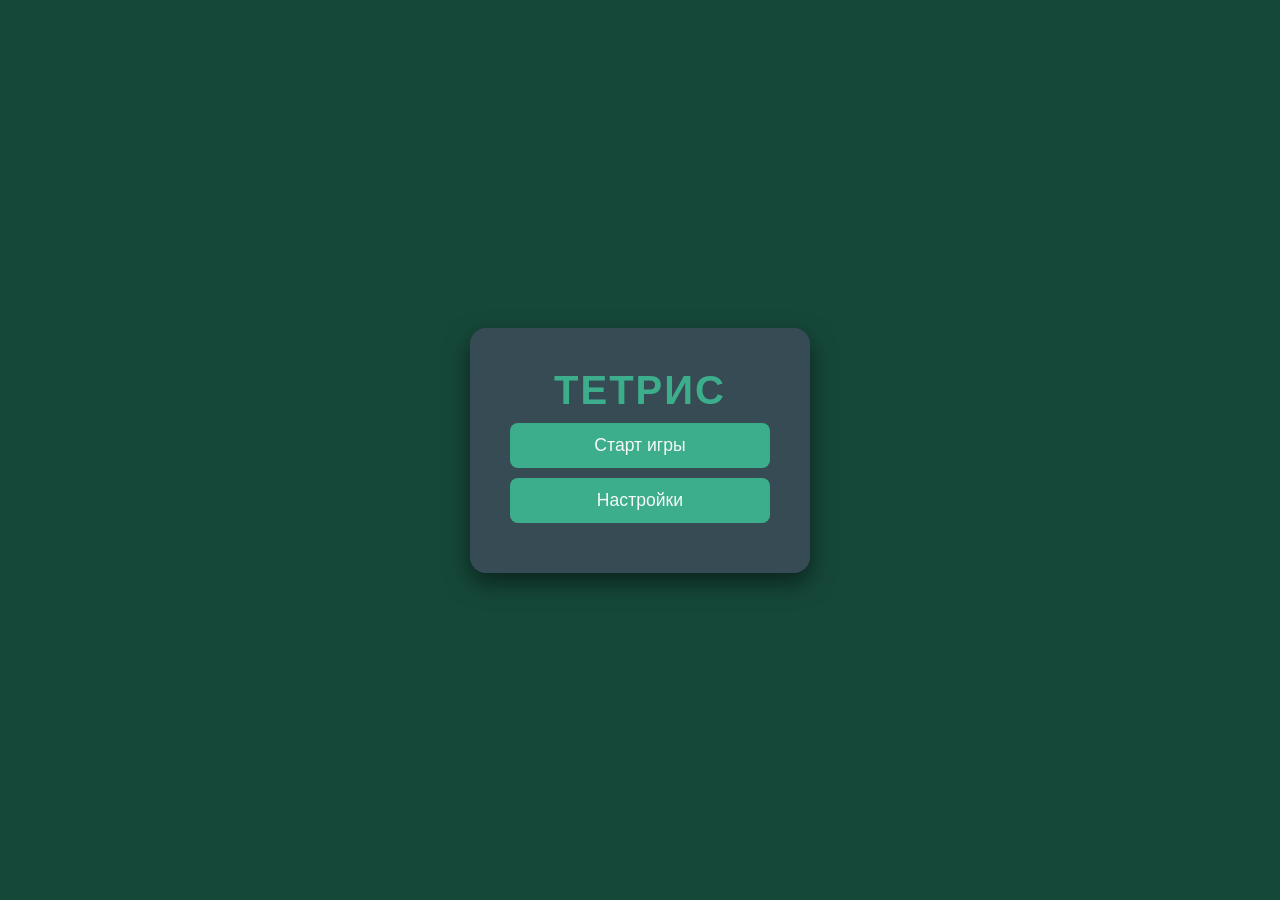
<file: index.html>
<!DOCTYPE html>
<html lang="ru">
<head>
    <meta charset="UTF-8">
    <title>Тетрис</title>
    <link rel="stylesheet" href="style.css">
</head>
<body>

    <div id="screen-start" class="screen active">
        <div class="menu-card">
            <h1 class="logo">ТЕТРИС</h1>
            <button class="btn" id="btn-start-game">Старт игры</button>
            <button class="btn" id="btn-open-settings">Настройки</button>
        </div>
    </div>

    <div id="screen-game" class="screen">
        <div class="game-container">
            <div class="triangle-wrapper">
                <div class="tetris-triangle-grid" id="tetris-board"></div>
            </div>
            <div class="side-panel">
                <div>
                    <div class="info-box">
                        <h3>СЧЕТ</h3>
                        <span id="score-display">0</span>
                    </div>
                    <div class="info-box">
                        <h3>СЛЕДУЮЩАЯ</h3>
                        <div class="next-grid" id="next-piece-grid"></div>
                    </div>
                </div>
                <div class="touch-controls">
                    <button class="btn-touch" id="btn-left">◀</button>
                    <button class="btn-touch" id="btn-rotate">↻</button>
                    <button class="btn-touch" id="btn-right">▶</button>
                    <button class="btn-touch btn-down" id="btn-down">▼</button>
                </div>

                <button class="btn-small" id="btn-exit-game">Выйти</button>
            </div>
        </div>
    </div>

    <div id="screen-settings" class="screen">
        <div class="settings-card">
            <h2>Настройки</h2>
            <div class="setting-group">
                <label for="difficulty">Сложность (Скорость):</label>
                <select id="difficulty">
                    <option value="easy" selected>Легкая</option>
                    <option value="medium">Средняя</option>
                    <option value="hard">Высокая</option>
                </select>
            </div>
            <button class="btn-back" id="btn-settings-back">Назад в меню</button>
        </div>
    </div>

    <div id="screen-gameover" class="screen">
        <div class="modal-card">
            <h1 class="gameover-title">GAME OVER</h1>
            <div class="score-info">
                Вы набрали: <span id="final-score">0</span> очков
            </div>
            <button class="btn" id="btn-restart">Играть снова</button>
            <button class="btn" id="btn-gameover-menu">В меню</button>
        </div>
    </div>

    <script src="game.js"></script>
</body>
</html>
</file>
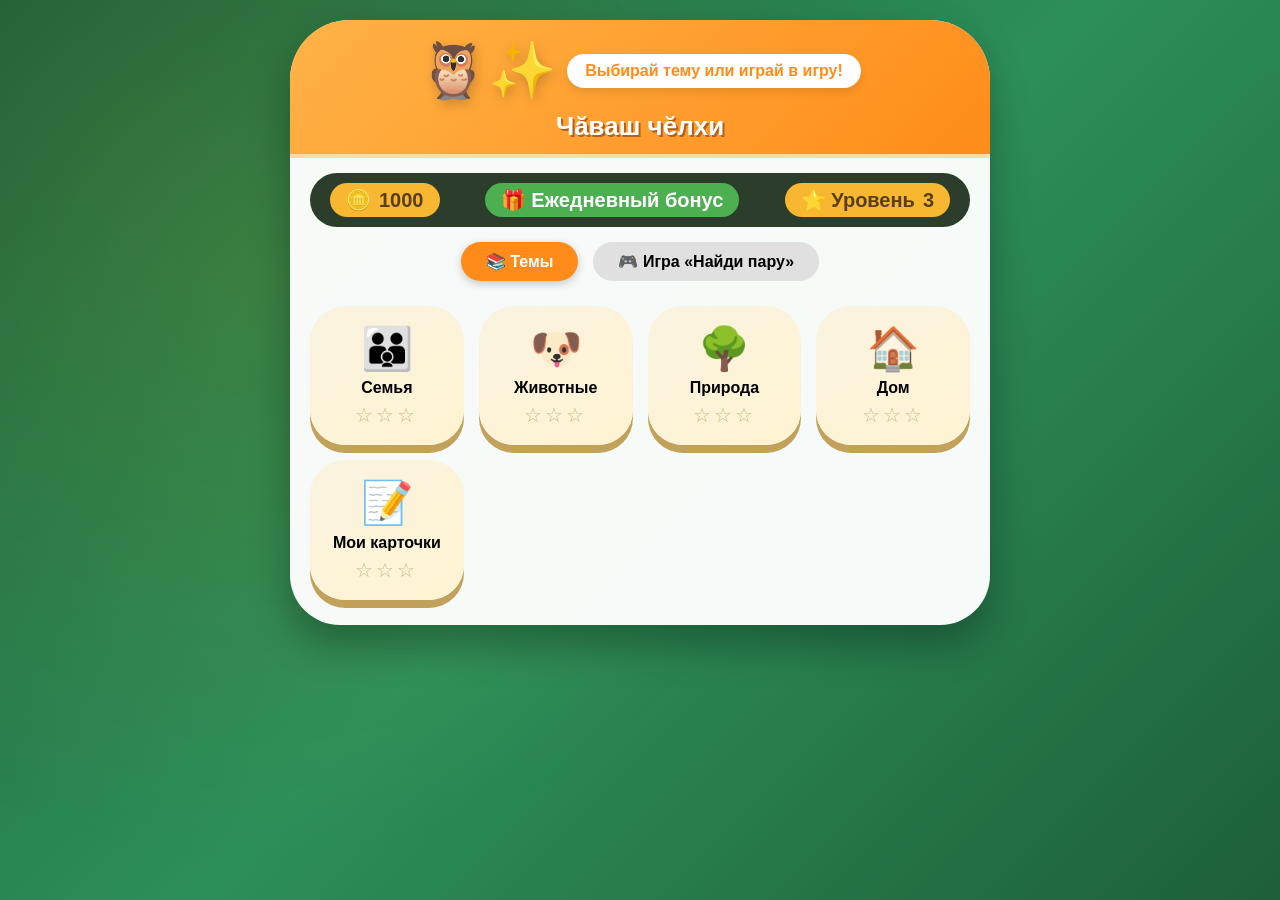
<file: proect_fixed.html>
<!DOCTYPE html>
<html lang="ru">
<head>
<meta charset="UTF-8">
<meta name="viewport" content="width=device-width, initial-scale=1.0, viewport-fit=cover">
<title>Чăваш чĕлхи — Учим чувашский с совёнком</title>
<style>
* {
    margin: 0;
    padding: 0;
    box-sizing: border-box;
    -webkit-tap-highlight-color: transparent;
}

html {
    -webkit-text-size-adjust: 100%;
}

body {
    min-height: 100vh;
    min-height: 100dvh;
    background: linear-gradient(135deg, #1e5f3a 0%, #2d8f5a 50%, #1e5f3a 100%);
    background-attachment: fixed;
    font-family: 'Segoe UI', 'Comic Neue', 'Comic Sans MS', 'Chalkboard SE', cursive, sans-serif;
    padding: 20px;
    padding-left: max(20px, env(safe-area-inset-left));
    padding-right: max(20px, env(safe-area-inset-right));
    padding-bottom: max(20px, env(safe-area-inset-bottom));
    position: relative;
}

body::before {
    content: '';
    position: fixed;
    top: 0;
    left: 0;
    width: 100%;
    height: 100%;
    background: radial-gradient(circle at 20% 30%, rgba(255,215,0,0.1) 0%, transparent 50%);
    pointer-events: none;
    z-index: 0;
}

.container {
    max-width: 700px;
    width: 100%;
    margin: 0 auto;
    background: rgba(255,255,255,0.96);
    border-radius: 60px 60px 50px 50px;
    box-shadow: 0 20px 40px rgba(0,0,0,0.3);
    overflow: hidden;
    position: relative;
    z-index: 1;
}

.header {
    background: linear-gradient(135deg, #ffb347 0%, #ff8c1a 100%);
    padding: 18px 25px 12px;
    text-align: center;
    border-bottom: 4px solid #ffdd99;
}

.owl {
    display: flex;
    justify-content: center;
    align-items: center;
    gap: 10px;
    flex-wrap: wrap;
}

.owl-emoji {
    font-size: 55px;
    filter: drop-shadow(2px 4px 6px rgba(0,0,0,0.2));
    animation: bounce 2s ease infinite;
}

@keyframes bounce {
    0%, 100% { transform: translateY(0); }
    50% { transform: translateY(-8px); }
}

.owl-speech {
    background: white;
    padding: 8px 18px;
    border-radius: 40px;
    font-size: 16px;
    font-weight: bold;
    color: #ff8c1a;
    box-shadow: 0 4px 8px rgba(0,0,0,0.1);
    max-width: 100%;
}

.header h1 {
    font-size: 26px;
    color: white;
    text-shadow: 2px 2px 0 #b45f1b;
    margin-top: 8px;
}

.score-panel {
    background: #2c3e2b;
    margin: 15px 20px;
    padding: 10px 20px;
    border-radius: 50px;
    display: flex;
    justify-content: space-between;
    align-items: center;
    color: #ffd966;
    font-weight: bold;
    font-size: 20px;
    flex-wrap: wrap;
    gap: 10px;
}

.coin, .daily, .level {
    background: #f7b731;
    padding: 5px 16px;
    border-radius: 40px;
    color: #5a3e1b;
    display: flex;
    align-items: center;
    gap: 8px;
}

.daily {
    background: #4caf50;
    color: white;
    cursor: pointer;
    user-select: none;
}

.daily:active {
    transform: scale(0.95);
}

.tab-bar {
    display: flex;
    justify-content: center;
    gap: 15px;
    margin: 5px 20px 15px;
    flex-wrap: wrap;
}

.tab-btn {
    background: #e0e0e0;
    border: none;
    padding: 10px 25px;
    border-radius: 40px;
    font-weight: bold;
    cursor: pointer;
    font-size: 16px;
    font-family: inherit;
    transition: 0.2s;
}

.tab-btn.active {
    background: #ff8c1a;
    color: white;
    box-shadow: 0 3px 8px rgba(0,0,0,0.2);
}

.theme-grid {
    display: grid;
    grid-template-columns: repeat(auto-fit, minmax(130px, 1fr));
    gap: 15px;
    padding: 10px 20px 25px;
}

.theme-card {
    background: linear-gradient(145deg, #f9f3e0, #fff3d1);
    border-radius: 35px;
    padding: 18px 8px;
    text-align: center;
    cursor: pointer;
    transition: 0.1s ease;
    box-shadow: 0 8px 0 #c2a15b;
    user-select: none;
}

.theme-card:active {
    transform: translateY(4px);
    box-shadow: 0 4px 0 #c2a15b;
}

.theme-emoji {
    font-size: 42px;
    line-height: 1.2;
}

.stars {
    font-size: 20px;
    letter-spacing: 3px;
    margin-top: 6px;
    color: #f5a623;
}

.stars .star-off {
    color: #c9b88a;
}

/* ИГРОВАЯ ЗОНА */
.game-area {
    padding: 15px 20px 25px;
    animation: fadeIn 0.3s;
}

@keyframes fadeIn {
    from { opacity: 0; transform: scale(0.97);}
    to { opacity: 1; transform: scale(1);}
}

.memory-grid {
    display: grid;
    grid-template-columns: repeat(4, 1fr);
    gap: 12px;
    margin: 20px 0;
}

.memory-card {
    background: linear-gradient(145deg, #ffb347, #ff8c1a);
    aspect-ratio: 1 / 1;
    border-radius: 20px;
    display: flex;
    align-items: center;
    justify-content: center;
    font-size: clamp(12px, 3.6vw, 24px);
    cursor: pointer;
    transition: 0.2s;
    box-shadow: 0 6px 0 #b45f1b;
    transform: scale(1);
    font-weight: bold;
    text-align: center;
    word-break: break-word;
    overflow-wrap: anywhere;
    padding: 4px;
    user-select: none;
}

.memory-card.flipped, .memory-card.matched {
    background: #4caf50;
    color: white;
    transform: scale(0.98);
    box-shadow: 0 2px 0 #2e6b2e;
}

.memory-card.matched {
    background: #2e7d32;
    cursor: default;
    opacity: 0.7;
}

.memory-card:active {
    transform: scale(0.95);
}

.game-stats {
    display: flex;
    justify-content: space-between;
    flex-wrap: wrap;
    gap: 6px;
    font-weight: bold;
    margin: 10px 0;
}

/* Тренажёр */
.trainer {
    padding: 20px;
    animation: slideUp 0.3s ease;
}

@keyframes slideUp {
    from { opacity: 0; transform: translateY(20px);}
    to { opacity: 1; transform: translateY(0);}
}

.mode-toggle {
    display: flex;
    justify-content: center;
    flex-wrap: wrap;
    gap: 12px;
    margin-bottom: 20px;
}

.mode-btn {
    background: #e0e0e0;
    border: none;
    padding: 8px 18px;
    border-radius: 40px;
    font-weight: bold;
    cursor: pointer;
    font-family: inherit;
}

.mode-btn.active {
    background: #ff8c1a;
    color: white;
}

.word-card {
    background: linear-gradient(145deg, #4a90e2, #2c6cb0);
    border-radius: 50px;
    padding: 40px 15px;
    text-align: center;
    font-size: 40px;
    font-weight: bold;
    color: white;
    text-shadow: 3px 3px 0 #1a3f66;
    margin-bottom: 20px;
    word-break: break-word;
    overflow-wrap: anywhere;
}

.progress-bar {
    background: #ddd;
    border-radius: 30px;
    height: 12px;
    margin: 10px 0;
    overflow: hidden;
}

.progress-fill {
    background: linear-gradient(90deg, #ffb347, #ff7e05);
    width: 0%;
    height: 100%;
    transition: width 0.3s;
}

.input-area {
    display: flex;
    gap: 10px;
    margin: 15px 0;
    flex-wrap: wrap;
}

.input-area input {
    flex: 1;
    min-width: 0;
    padding: 14px 18px;
    border: 3px solid #ffcc88;
    border-radius: 50px;
    font-size: 18px; /* >=16px, чтобы iOS не увеличивал страницу при фокусе */
    font-family: inherit;
}

.button-group {
    display: flex;
    flex-wrap: wrap;
    gap: 10px;
    justify-content: center;
    margin: 15px 0;
}

.btn {
    border: none;
    padding: 12px 20px;
    border-radius: 50px;
    font-weight: bold;
    font-size: 15px;
    cursor: pointer;
    font-family: inherit;
    display: inline-flex;
    align-items: center;
    justify-content: center;
    gap: 6px;
}

.btn-check { background: #2ecc71; color: white; box-shadow: 0 3px 0 #1f8f4a; }
.btn-next { background: #3498db; color: white; }
.btn-hint { background: #f39c12; color: white; }
.btn-back { background: #95a5a6; color: white; }

.result {
    background: #f0f0f0;
    border-radius: 30px;
    padding: 10px;
    text-align: center;
    margin: 10px 0;
}

.stats {
    display: flex;
    justify-content: center;
    flex-wrap: wrap;
    gap: 8px 20px;
    margin: 10px 0;
    font-weight: bold;
}

.add-section {
    background: #ffe6c7;
    border-radius: 35px;
    padding: 15px;
    margin-top: 15px;
}

.add-section input {
    width: 100%;
    margin: 6px 0;
    padding: 12px;
    font-size: 16px;
    font-family: inherit;
    border-radius: 30px;
    border: 2px solid #ffb347;
}

.confetti {
    position: fixed;
    width: 10px;
    height: 20px;
    background: gold;
    top: -20px;
    animation: fall linear forwards;
    pointer-events: none;
    z-index: 1000;
}

@keyframes fall {
    to { transform: translateY(100vh) rotate(360deg); opacity: 0;}
}

/* ПЛАНШЕТЫ / ТЕЛЕФОНЫ */
@media (max-width: 600px) {
    body { padding: 8px; }
    .container { border-radius: 32px 32px 28px 28px; }
    .header { padding: 12px 14px 10px; }
    .owl-emoji { font-size: 40px; }
    .owl-speech { font-size: 14px; padding: 6px 14px; }
    .header h1 { font-size: 22px; }
    .score-panel {
        margin: 10px 10px;
        padding: 8px 10px;
        font-size: 15px;
        justify-content: center;
        border-radius: 28px;
        gap: 6px;
    }
    .coin, .daily, .level { padding: 5px 12px; gap: 5px; }
    .tab-bar { margin: 5px 10px 12px; gap: 8px; }
    .tab-btn { padding: 10px 16px; font-size: 14px; flex: 1 1 auto; }
    .theme-grid {
        grid-template-columns: repeat(2, 1fr);
        gap: 12px;
        padding: 6px 12px 20px;
    }
    .theme-card { border-radius: 26px; padding: 14px 6px; }
    .theme-emoji { font-size: 38px; }
    .game-area { padding: 10px 12px 20px; }
    .memory-grid { gap: 7px; margin: 14px 0; }
    .memory-card { border-radius: 14px; box-shadow: 0 4px 0 #b45f1b; }
    .trainer { padding: 12px; }
    .word-card { font-size: 30px; padding: 26px 12px; border-radius: 34px; }
    .mode-btn { padding: 8px 12px; font-size: 13px; flex: 1 1 auto; }
    .btn { padding: 11px 14px; font-size: 14px; flex: 1 1 calc(50% - 10px); }
    .input-area input { padding: 12px 16px; }
    .add-section { border-radius: 26px; }
}

@media (max-width: 360px) {
    .theme-emoji { font-size: 32px; }
    .word-card { font-size: 26px; }
    .memory-card { font-size: 11px; }
}
</style>
</head>
<body>

<div class="container">
    <div class="header">
        <div class="owl">
            <div class="owl-emoji">🦉✨</div>
            <div class="owl-speech" id="owlMessage">Привет! Учим чувашский!</div>
        </div>
        <h1>Чăваш чĕлхи</h1>
    </div>

    <div class="score-panel">
        <div class="coin">🪙 <span id="totalScore">1000</span></div>
        <div class="daily" id="dailyBonusBtn">🎁 Ежедневный бонус</div>
        <div class="level">⭐ Уровень <span id="level">1</span></div>
    </div>

    <div class="tab-bar">
        <button class="tab-btn active" data-tab="themes">📚 Темы</button>
        <button class="tab-btn" data-tab="game">🎮 Игра «Найди пару»</button>
    </div>

    <div id="themesTab">
        <div class="theme-grid" id="themeGrid"></div>
    </div>

    <div id="gameTab" style="display:none;">
        <div class="game-area">
            <div style="text-align:center; margin-bottom:10px;">
                <h3>🃏 Сопоставь чувашское слово с переводом</h3>
            </div>
            <div class="game-stats">
                <span>🎯 Попытки: <span id="gameAttempts">0</span></span>
                <span>✅ Найдено пар: <span id="gameMatched">0</span>/<span id="gameTotalPairs">0</span></span>
            </div>
            <div class="memory-grid" id="memoryGrid"></div>
            <button class="btn" id="resetGameBtn" style="background:#ff9800; color:white; width:100%;">🔄 Новая игра</button>
        </div>
    </div>

    <div id="trainerSection" style="display:none;">
        <div class="trainer">
            <div class="mode-toggle">
                <button class="mode-btn active" data-mode="chuvashToRu">📖 Чăваш → Русский</button>
                <button class="mode-btn" data-mode="ruToChuvash">🔄 Русский → Чăваш</button>
            </div>
            <div class="word-card" id="wordCard">Слово</div>
            <div class="progress-bar"><div class="progress-fill" id="progressFill"></div></div>
            <div class="input-area">
                <input type="text" id="answerInput" placeholder="Напиши перевод..." autocomplete="off" autocapitalize="none" autocorrect="off" spellcheck="false">
            </div>
            <div class="button-group">
                <button class="btn btn-check" id="checkBtn">✅ Проверить</button>
                <button class="btn btn-next" id="nextBtn">➡ Следующее</button>
                <button class="btn btn-hint" id="hintBtn">💡 Подсказка</button>
                <button class="btn btn-back" id="backMenuBtn">🏠 В меню</button>
            </div>
            <div class="result" id="resultMsg">✨ Введи ответ и нажми "Проверить"</div>
            <div class="stats">
                <span>✅ Верно: <span id="correctCount">0</span></span>
                <span>❌ Ошибок: <span id="wrongCount">0</span></span>
                <span>🏆 Тема: <span id="topicProgress">0</span>/<span id="totalWords">0</span></span>
            </div>
            <div class="add-section">
                <h3>📚 Добавить свою карточку</h3>
                <input type="text" id="newChuvash" placeholder="Чувашское слово">
                <input type="text" id="newRussian" placeholder="Перевод на русский">
                <button class="btn" id="addCardBtn" style="background:#ff9800; color:white; width:100%; margin-top:8px;">➕ Добавить в "Мои карточки"</button>
            </div>
        </div>
    </div>
</div>

<script>
// ===================== ДАННЫЕ =====================
// Эмодзи тем заданы здесь и всегда берутся отсюда (старые значения из localStorage не подмешиваются)
const DEFAULT_THEMES = {
    family: { name: "Семья", emoji: "👪", words: [
        {chuvash:"анне", russian:"мама"},{chuvash:"атте", russian:"папа"},{chuvash:"пичче", russian:"брат"},{chuvash:"йамак", russian:"сестра"},
        {chuvash:"кукамай", russian:"бабушка"},{chuvash:"аслашшĕ", russian:"дедушка"},{chuvash:"ывăл", russian:"сын"},{chuvash:"хĕр", russian:"дочь"},
        {chuvash:"кин", russian:"невестка"},{chuvash:"хунь", russian:"зять"}
    ]},
    animals: { name: "Животные", emoji: "🐶", words: [
        {chuvash:"йытӑ", russian:"собака"},{chuvash:"кушак", russian:"кошка"},{chuvash:"кайӑк", russian:"птица"},{chuvash:"упа", russian:"медведь"},
        {chuvash:"мулкач", russian:"заяц"},{chuvash:"кӑшкӑр", russian:"волк"},{chuvash:"тилӗ", russian:"лиса"},{chuvash:"сӑсар", russian:"белка"},
        {chuvash:"лаша", russian:"лошадь"},{chuvash:"ĕне", russian:"корова"},{chuvash:"сурăх", russian:"овца"},{chuvash:"качака", russian:"коза"}
    ]},
    nature: { name: "Природа", emoji: "🌳", words: [
        {chuvash:"хӗвел", russian:"солнце"},{chuvash:"уйӑх", russian:"луна"},{chuvash:"шыв", russian:"вода"},{chuvash:"ҫил", russian:"ветер"},
        {chuvash:"вӑрман", russian:"лес"},{chuvash:"типӑ", russian:"земля"},{chuvash:"ҫумӑр", russian:"дождь"},{chuvash:"юр", russian:"снег"},
        {chuvash:"тӳпе", russian:"небо"},{chuvash:"тăвăл", russian:"звезда"}
    ]},
    home: { name: "Дом", emoji: "🏠", words: [
        {chuvash:"ҫурт", russian:"дом"},{chuvash:"тенкел", russian:"стол"},{chuvash:"пукане", russian:"стул"},{chuvash:"çырма", russian:"кровать"},
        {chuvash:"алăк", russian:"дверь"},{chuvash:"чӳрече", russian:"окно"},{chuvash:"кантăк", russian:"стекло"},{chuvash:"урама", russian:"улица"},
        {chuvash:"пӳлĕм", russian:"комната"},{chuvash:"кăмака", russian:"печь"}
    ]},
    custom: { name: "Мои карточки", emoji: "📝", words: [] }
};

// Загрузка: берём структуру из DEFAULT_THEMES, из сохранения — только звёзды и свои карточки
function loadThemes() {
    let result = JSON.parse(JSON.stringify(DEFAULT_THEMES));
    let saved = null;
    try { saved = JSON.parse(localStorage.getItem("themes")); } catch(e) {}
    for (let key in result) {
        result[key].stars = 0;
        result[key].completed = false;
        if (saved && saved[key]) {
            result[key].stars = Math.max(0, Math.min(3, Number(saved[key].stars) || 0));
            result[key].completed = !!saved[key].completed;
            if (key === "custom" && Array.isArray(saved[key].words)) {
                result[key].words = saved[key].words;
            }
        }
    }
    return result;
}

let themes = loadThemes();

let totalScore = Number(localStorage.getItem("totalScore")) || 1000;
let lastBonusDate = localStorage.getItem("lastBonusDate") || "";
let currentThemeKey = null;
let currentWords = [];
let currentIndex = 0, correctCount = 0, wrongCount = 0, solvedWordsIds = [];
let currentMode = "chuvashToRu";

// Игровые переменные
let gameCards = [];
let gameFlippedIndex = null;
let gameLocked = false;
let gameMatchedPairs = 0;
let gameAttempts = 0;
let gameTotalPairs = 0;

function saveData() {
    try {
        localStorage.setItem("themes", JSON.stringify(themes));
        localStorage.setItem("totalScore", totalScore);
    } catch(e) {}
    updateUIStats();
}

function updateUIStats() {
    document.getElementById("totalScore").innerText = totalScore;
    document.getElementById("level").innerText = Math.floor(totalScore / 500) + 1;
}

// HTML звёздочек: заполненные ★ золотые, пустые ☆ серые
function starsHTML(count) {
    count = Math.max(0, Math.min(3, count || 0));
    let html = "";
    for (let i = 0; i < 3; i++) {
        html += i < count ? "<span>★</span>" : "<span class='star-off'>☆</span>";
    }
    return html;
}

function playSound(type) {
    try {
        let audioCtx = new (window.AudioContext || window.webkitAudioContext)();
        let osc = audioCtx.createOscillator();
        let gain = audioCtx.createGain();
        osc.connect(gain);
        gain.connect(audioCtx.destination);
        osc.type = "sine";
        let now = audioCtx.currentTime;
        if(type === "correct") { osc.frequency.value = 880; gain.gain.value = 0.15; osc.start(); gain.gain.exponentialRampToValueAtTime(0.00001, now+0.4); osc.stop(now+0.4); }
        else if(type === "wrong") { osc.frequency.value = 440; gain.gain.value = 0.12; osc.start(); gain.gain.exponentialRampToValueAtTime(0.00001, now+0.3); osc.stop(now+0.3); }
        else if(type === "match") { osc.frequency.value = 1200; gain.gain.value = 0.1; osc.start(); osc.stop(now+0.2); }
        setTimeout(() => audioCtx.close(), 500);
    } catch(e) {}
}

function showConfetti() {
    for(let i=0;i<60;i++) {
        let c = document.createElement("div");
        c.classList.add("confetti");
        c.style.left = Math.random() * window.innerWidth + "px";
        c.style.backgroundColor = `hsl(${Math.random()*360}, 100%, 60%)`;
        c.style.width = Math.random()*12+5+"px";
        c.style.height = Math.random()*15+8+"px";
        c.style.animationDuration = Math.random()*1.5+0.8+"s";
        document.body.appendChild(c);
        setTimeout(()=>c.remove(), 2000);
    }
}

function setOwlMessage(msg) {
    let owl = document.getElementById("owlMessage");
    if(owl) owl.innerHTML = msg;
}

// Ежедневный бонус
function claimDailyBonus() {
    let today = new Date().toDateString();
    if(lastBonusDate === today) {
        setOwlMessage("Ты уже забирал бонус сегодня! Приходи завтра 🦉");
        return;
    }
    let bonus = 100;
    totalScore += bonus;
    lastBonusDate = today;
    try { localStorage.setItem("lastBonusDate", lastBonusDate); } catch(e) {}
    saveData();
    showConfetti();
    setOwlMessage(`🎉 +${bonus} монет за ежедневный бонус!`);
    playSound("correct");
}

// Обучалка
function loadTheme(key) {
    if(!themes[key].words.length) { alert("Нет слов! Добавь в 'Мои карточки'"); return; }
    currentThemeKey = key;
    currentWords = [...themes[key].words];
    correctCount = 0; wrongCount = 0; solvedWordsIds = [];
    currentIndex = 0;
    document.getElementById("correctCount").innerText = "0";
    document.getElementById("wrongCount").innerText = "0";
    document.getElementById("progressFill").style.width = "0%";
    document.getElementById("topicProgress").innerText = "0";
    document.getElementById("totalWords").innerText = currentWords.length;
    document.getElementById("themesTab").style.display = "none";
    document.getElementById("gameTab").style.display = "none";
    document.getElementById("trainerSection").style.display = "block";
    document.getElementById("resultMsg").innerHTML = '✨ Введи ответ и нажми "Проверить"';
    document.getElementById("resultMsg").style.background = "#f0f0f0";
    displayCurrentWord();
    setOwlMessage(`Учим "${themes[key].name}"!`);
}

function displayCurrentWord() {
    if(!currentWords.length) { document.getElementById("wordCard").innerText = "➕ Добавь слова!"; return; }
    let w = currentWords[currentIndex];
    document.getElementById("wordCard").innerText = (currentMode === "chuvashToRu") ? w.chuvash : w.russian;
}

function checkAnswer() {
    if(!currentThemeKey || !currentWords.length) return;
    let user = document.getElementById("answerInput").value.trim().toLowerCase();
    let cur = currentWords[currentIndex];
    let correctAns = (currentMode === "chuvashToRu") ? cur.russian.toLowerCase() : cur.chuvash.toLowerCase();
    let resDiv = document.getElementById("resultMsg");
    if(user === correctAns) {
        if(!solvedWordsIds.includes(currentIndex)) {
            solvedWordsIds.push(currentIndex);
            totalScore += 10;
            playSound("correct");
            correctCount++;
            setOwlMessage("Молодец! +10 монет! 🎉");
            resDiv.innerHTML = "✅ Верно! +10 очков!";
            resDiv.style.background = "#d4ffd4";
            if(correctCount % 3 === 0) showConfetti();
        } else {
            resDiv.innerHTML = "✅ Верно! (уже выучено)";
            resDiv.style.background = "#d4ffd4";
        }
    } else {
        totalScore = Math.max(0, totalScore - 10);
        playSound("wrong");
        wrongCount++;
        setOwlMessage(`Правильно: ${correctAns}`);
        resDiv.innerHTML = `❌ Неверно! Ответ: "${correctAns}". -10 очков`;
        resDiv.style.background = "#ffe0e0";
    }
    document.getElementById("correctCount").innerText = correctCount;
    document.getElementById("wrongCount").innerText = wrongCount;
    saveData();
    updateProgressAndBonus();
    document.getElementById("answerInput").value = "";
}

// Звёзды зависят от доли выученных слов: 1/3 → ★, 2/3 → ★★, все → ★★★
function updateProgressAndBonus() {
    let total = currentWords.length;
    let solved = solvedWordsIds.length;
    let ratio = total ? solved / total : 0;
    document.getElementById("progressFill").style.width = (ratio * 100) + "%";
    document.getElementById("topicProgress").innerText = solved;

    let earned = ratio >= 1 ? 3 : (ratio >= 2/3 ? 2 : (ratio >= 1/3 ? 1 : 0));
    let theme = themes[currentThemeKey];
    if (earned > (theme.stars || 0)) {
        theme.stars = earned;
        saveData();
    }

    if (solved === total && !theme.completed) {
        theme.completed = true;
        totalScore += 50;
        saveData();
        showConfetti();
        setOwlMessage("Тема пройдена! +50 бонус и 3 звезды! 🏆");
        setTimeout(() => alert(`🎉 Тема "${theme.name}" пройдена! +50 очков!`), 100);
    }
}

function nextWord() {
    if(!currentWords.length) return;
    let newIdx = Math.floor(Math.random() * currentWords.length);
    while(newIdx === currentIndex && currentWords.length>1) newIdx = Math.floor(Math.random() * currentWords.length);
    currentIndex = newIdx;
    displayCurrentWord();
    document.getElementById("answerInput").value = "";
    document.getElementById("resultMsg").innerHTML = "✨ Напиши перевод...";
    document.getElementById("resultMsg").style.background = "#f0f0f0";
}

function hint() {
    if(!currentWords.length) return;
    let w = currentWords[currentIndex];
    let ans = (currentMode === "chuvashToRu") ? w.russian : w.chuvash;
    let short = ans.substring(0,2)+"…";
    setOwlMessage(`Подсказка: начинается на "${short}"`);
    document.getElementById("resultMsg").innerHTML = `💡 Подсказка: "${short}"`;
}

function goBack() {
    document.getElementById("trainerSection").style.display = "none";
    document.getElementById("themesTab").style.display = "block";
    document.getElementById("gameTab").style.display = "none";
    document.querySelector('.tab-btn[data-tab="themes"]').classList.add("active");
    document.querySelector('.tab-btn[data-tab="game"]').classList.remove("active");
    currentThemeKey = null;
    renderThemeMenu();
}

function addCustomWord() {
    let chuv = document.getElementById("newChuvash").value.trim();
    let rus = document.getElementById("newRussian").value.trim();
    if(!chuv || !rus) { alert("Заполни оба поля!"); return; }
    themes.custom.words.push({ chuvash:chuv, russian:rus });
    saveData();
    document.getElementById("newChuvash").value = "";
    document.getElementById("newRussian").value = "";
    alert("Карточка добавлена в 'Мои карточки'!");
    if(currentThemeKey === "custom") {
        currentWords = [...themes.custom.words];
        document.getElementById("totalWords").innerText = currentWords.length;
    }
}

function switchMode(mode) {
    currentMode = mode;
    document.querySelectorAll(".mode-btn").forEach(btn => {
        btn.classList.toggle("active", btn.getAttribute("data-mode") === mode);
    });
    if(currentThemeKey) displayCurrentWord();
}

// ========= ИГРА МЕМОРИ =========
function initGame() {
    let allPairs = [];
    for(let key in themes) {
        for(let w of themes[key].words) {
            allPairs.push({ chuvash: w.chuvash, russian: w.russian });
        }
    }
    // случайные 8 пар (16 карточек — удобно и на телефоне)
    for(let i = allPairs.length-1; i > 0; i--) {
        let j = Math.floor(Math.random()*(i+1));
        [allPairs[i], allPairs[j]] = [allPairs[j], allPairs[i]];
    }
    allPairs = allPairs.slice(0, 8);
    gameTotalPairs = allPairs.length;
    document.getElementById("gameTotalPairs").innerText = gameTotalPairs;
    gameCards = [];
    for(let p of allPairs) {
        gameCards.push({ type: "chuvash", text: p.chuvash, pairId: p.russian, flipped: false, matched: false });
        gameCards.push({ type: "russian", text: p.russian, pairId: p.chuvash, flipped: false, matched: false });
    }
    for(let i=gameCards.length-1;i>0;i--) {
        let j = Math.floor(Math.random()*(i+1));
        [gameCards[i], gameCards[j]] = [gameCards[j], gameCards[i]];
    }
    gameFlippedIndex = null;
    gameLocked = false;
    gameMatchedPairs = 0;
    gameAttempts = 0;
    document.getElementById("gameAttempts").innerText = "0";
    document.getElementById("gameMatched").innerText = "0";
    renderGameGrid();
}

function renderGameGrid() {
    let grid = document.getElementById("memoryGrid");
    if(!grid) return;
    grid.innerHTML = "";
    gameCards.forEach((card, idx) => {
        let div = document.createElement("div");
        div.className = "memory-card";
        if(card.matched) div.classList.add("matched");
        if(card.flipped && !card.matched) div.classList.add("flipped");
        div.innerText = (card.flipped || card.matched) ? card.text : "?";
        div.onclick = () => onCardClick(idx);
        grid.appendChild(div);
    });
}

function onCardClick(idx) {
    if(gameLocked) return;
    if(gameCards[idx].matched) return;
    if(gameFlippedIndex === idx) return;
    if(gameCards[idx].flipped) return;
    gameCards[idx].flipped = true;
    if(gameFlippedIndex === null) {
        gameFlippedIndex = idx;
        renderGameGrid();
        return;
    }
    gameLocked = true;
    gameAttempts++;
    document.getElementById("gameAttempts").innerText = gameAttempts;
    let first = gameFlippedIndex;
    let card1 = gameCards[first];
    let card2 = gameCards[idx];
    renderGameGrid();
    let isMatch = card1.type !== card2.type &&
                  ((card1.pairId === card2.text) || (card2.pairId === card1.text));
    if(isMatch) {
        card1.matched = true;
        card2.matched = true;
        gameMatchedPairs++;
        document.getElementById("gameMatched").innerText = gameMatchedPairs;
        playSound("match");
        if(gameMatchedPairs === gameTotalPairs) {
            totalScore += 50;
            saveData();
            setOwlMessage("🎉 Игра пройдена! +50 монет!");
            showConfetti();
            setTimeout(() => alert("Поздравляю! Ты выиграл в игре! +50 монет!"), 200);
        }
        gameFlippedIndex = null;
        gameLocked = false;
        renderGameGrid();
    } else {
        setTimeout(() => {
            gameCards[first].flipped = false;
            gameCards[idx].flipped = false;
            gameFlippedIndex = null;
            gameLocked = false;
            renderGameGrid();
        }, 700);
    }
}

function resetGame() { initGame(); }

// Рендер меню тем
function renderThemeMenu() {
    let grid = document.getElementById("themeGrid");
    if(!grid) return;
    grid.innerHTML = "";
    for(let key in themes) {
        let t = themes[key];
        let div = document.createElement("div");
        div.className = "theme-card";
        div.innerHTML = `
            <div class="theme-emoji">${t.emoji}</div>
            <div style="font-weight:bold; margin:5px 0;">${t.name}</div>
            <div class="stars">${starsHTML(t.stars)}</div>
        `;
        div.onclick = () => loadTheme(key);
        grid.appendChild(div);
    }
}

// Вкладки
document.querySelectorAll(".tab-btn").forEach(btn => {
    btn.onclick = () => {
        document.querySelectorAll(".tab-btn").forEach(b=>b.classList.remove("active"));
        btn.classList.add("active");
        let tab = btn.getAttribute("data-tab");
        document.getElementById("trainerSection").style.display = "none";
        currentThemeKey = null;
        if(tab === "themes") {
            document.getElementById("themesTab").style.display = "block";
            document.getElementById("gameTab").style.display = "none";
            renderThemeMenu();
        } else {
            document.getElementById("themesTab").style.display = "none";
            document.getElementById("gameTab").style.display = "block";
            initGame();
        }
    };
});

document.getElementById("dailyBonusBtn").onclick = claimDailyBonus;
document.getElementById("checkBtn").onclick = checkAnswer;
document.getElementById("nextBtn").onclick = nextWord;
document.getElementById("hintBtn").onclick = hint;
document.getElementById("backMenuBtn").onclick = goBack;
document.getElementById("addCardBtn").onclick = addCustomWord;
document.getElementById("resetGameBtn").onclick = resetGame;
document.querySelectorAll(".mode-btn").forEach(btn => btn.onclick = () => switchMode(btn.getAttribute("data-mode")));
document.getElementById("answerInput").addEventListener("keydown", e => { if(e.key === "Enter") checkAnswer(); });

renderThemeMenu();
updateUIStats();
setOwlMessage("Выбирай тему или играй в игру!");
initGame();
</script>
</body>
</html>
</file>
<file: style.css>
* {
    box-sizing: border-box;
}

body {
    background-color: #16483a;
    color: #f8fafc;
    font-family: 'Segoe UI', Tahoma, Geneva, Verdana, sans-serif;
    display: flex;
    justify-content: center;
    align-items: center;
    min-height: 100vh;
    margin: 0;
    user-select: none;
}

.screen {
    display: none;
    width: 100%;
    justify-content: center;
    align-items: center;
}

.screen.active {
    display: flex;
}

.menu-card {
    background: #364b53;
    padding: 2.5rem;
    border-radius: 16px;
    box-shadow: 0 10px 25px rgba(0, 0, 0, 0.5);
    text-align: center;
    width: 340px;
}

.logo {
    font-size: 2.5rem;
    color: #3cae8c;
    margin: 0 0 5px 0;
    letter-spacing: 2px;
}

.btn {
    display: block;
    width: 100%;
    padding: 12px 0;
    margin: 10px 0;
    background: #3cae8c;
    color: rgb(247, 248, 248);
    border: none;
    border-radius: 8px;
    font-size: 1.1rem;
    cursor: pointer;
    transition: background 0.2s, transform 0.1s;
}

.btn:hover {
    background: #25ebde;
    transform: translateY(-2px);
}

.game-container {
    display: flex;
    gap: 25px;
    background: #2e6a46;
    padding: 25px;
    border-radius: 16px;
    box-shadow: 0 10px 25px rgba(0, 0, 0, 0.5);
    align-items: flex-start;
}

.triangle-wrapper {
    background: #020617;
    padding: 15px;
    border-radius: 12px;
    border: 2px solid #273e3a;
    transition: border-color 0.3s;
}

.triangle-wrapper.flash {
    border-color: #38f848;
}

/* Выравнивание рядов по ЛЕВОМУ КРАЮ для создания формы прямого угла */
.tetris-triangle-grid {
    display: flex;
    flex-direction: column;
    align-items: flex-start;
    gap: 2px;
}

.grid-row {
    display: flex;
    gap: 2px;
    justify-content: flex-start;
}

.cell {
    width: 24px;
    height: 24px;
    background-color: #0f2a20;
    border: 1px solid rgba(255, 255, 255, 0.05);
    border-radius: 3px;
    box-sizing: border-box;
    transition: background-color 0.1s;
}

.cell.cyan { background-color: #06b6d4; box-shadow: inset 0 0 5px rgba(255,255,255,0.4); }
.cell.blue { background-color: #3b82f6; box-shadow: inset 0 0 5px rgba(255,255,255,0.4); }
.cell.orange { background-color: #f97316; box-shadow: inset 0 0 5px rgba(255,255,255,0.4); }
.cell.yellow { background-color: #eab308; box-shadow: inset 0 0 5px rgba(255,255,255,0.4); }
.cell.green { background-color: #22c55e; box-shadow: inset 0 0 5px rgba(255,255,255,0.4); }
.cell.purple { background-color: #a855f7; box-shadow: inset 0 0 5px rgba(255,255,255,0.4); }
.cell.red { background-color: #ef4444; box-shadow: inset 0 0 5px rgba(255,255,255,0.4); }

.side-panel {
    display: flex;
    flex-direction: column;
    justify-content: space-between;
    width: 140px;
}

.info-box {
    background: #0f172a;
    padding: 10px;
    border-radius: 8px;
    margin-bottom: 10px;
    text-align: center;
}

.info-box h3 {
    margin: 0 0 4px 0;
    font-size: 0.8rem;
    color: #94a3b8;
}

.info-box span {
    font-size: 1.3rem;
    font-weight: bold;
    color: #38f892;
}

.next-grid {
    width: 84px;
    height: 84px;
    display: grid;
    grid-template-columns: repeat(4, 1fr);
    grid-template-rows: repeat(4, 1fr);
    gap: 2px;
    margin: 0 auto;
    background: #020617;
    padding: 4px;
    border-radius: 6px;
    border: 1px solid #334155;
}

.next-grid .cell {
    width: 17px;
    height: 17px;
}

.touch-controls {
    display: grid;
    grid-template-columns: repeat(3, 1fr);
    gap: 6px;
    margin: 10px 0;
}

.btn-touch {
    background: #334155;
    color: white;
    border: none;
    border-radius: 6px;
    padding: 10px 0;
    font-size: 1.1rem;
    cursor: pointer;
    touch-action: manipulation;
}

.btn-touch:active {
    background: #38f848;
}

.btn-down {
    grid-column: span 3;
}

.btn-small {
    width: 100%;
    padding: 10px 0;
    background: #475569;
    color: white;
    border: none;
    border-radius: 6px;
    cursor: pointer;
    font-size: 0.9rem;
}

.btn-small:hover {
    background: #64748b;
}


.settings-card, .modal-card {
    background: #1e293b;
    padding: 2rem;
    border-radius: 16px;
    width: 320px;
    box-shadow: 0 10px 25px rgba(0, 0, 0, 0.5);
    text-align: center;
}

.modal-card {
    border: 2px solid #ef4444;
}

.gameover-title {
    color: #ef4444;
    margin-bottom: 1rem;
}

.setting-group {
    margin-bottom: 1.5rem;
    text-align: left;
}

.setting-group label {
    display: block;
    margin-bottom: 0.5rem;
    color: #94a3b8;
}

select, input[type="checkbox"] {
    width: 100%;
    padding: 8px;
    border-radius: 6px;
    background: #0f172a;
    color: white;
    border: 1px solid #334155;
}

input[type="checkbox"] { width: auto; }

.btn-back {
    width: 100%;
    padding: 10px 0;
    background: #475569;
    color: white;
    border: none;
    border-radius: 8px;
    cursor: pointer;
}
</file>
